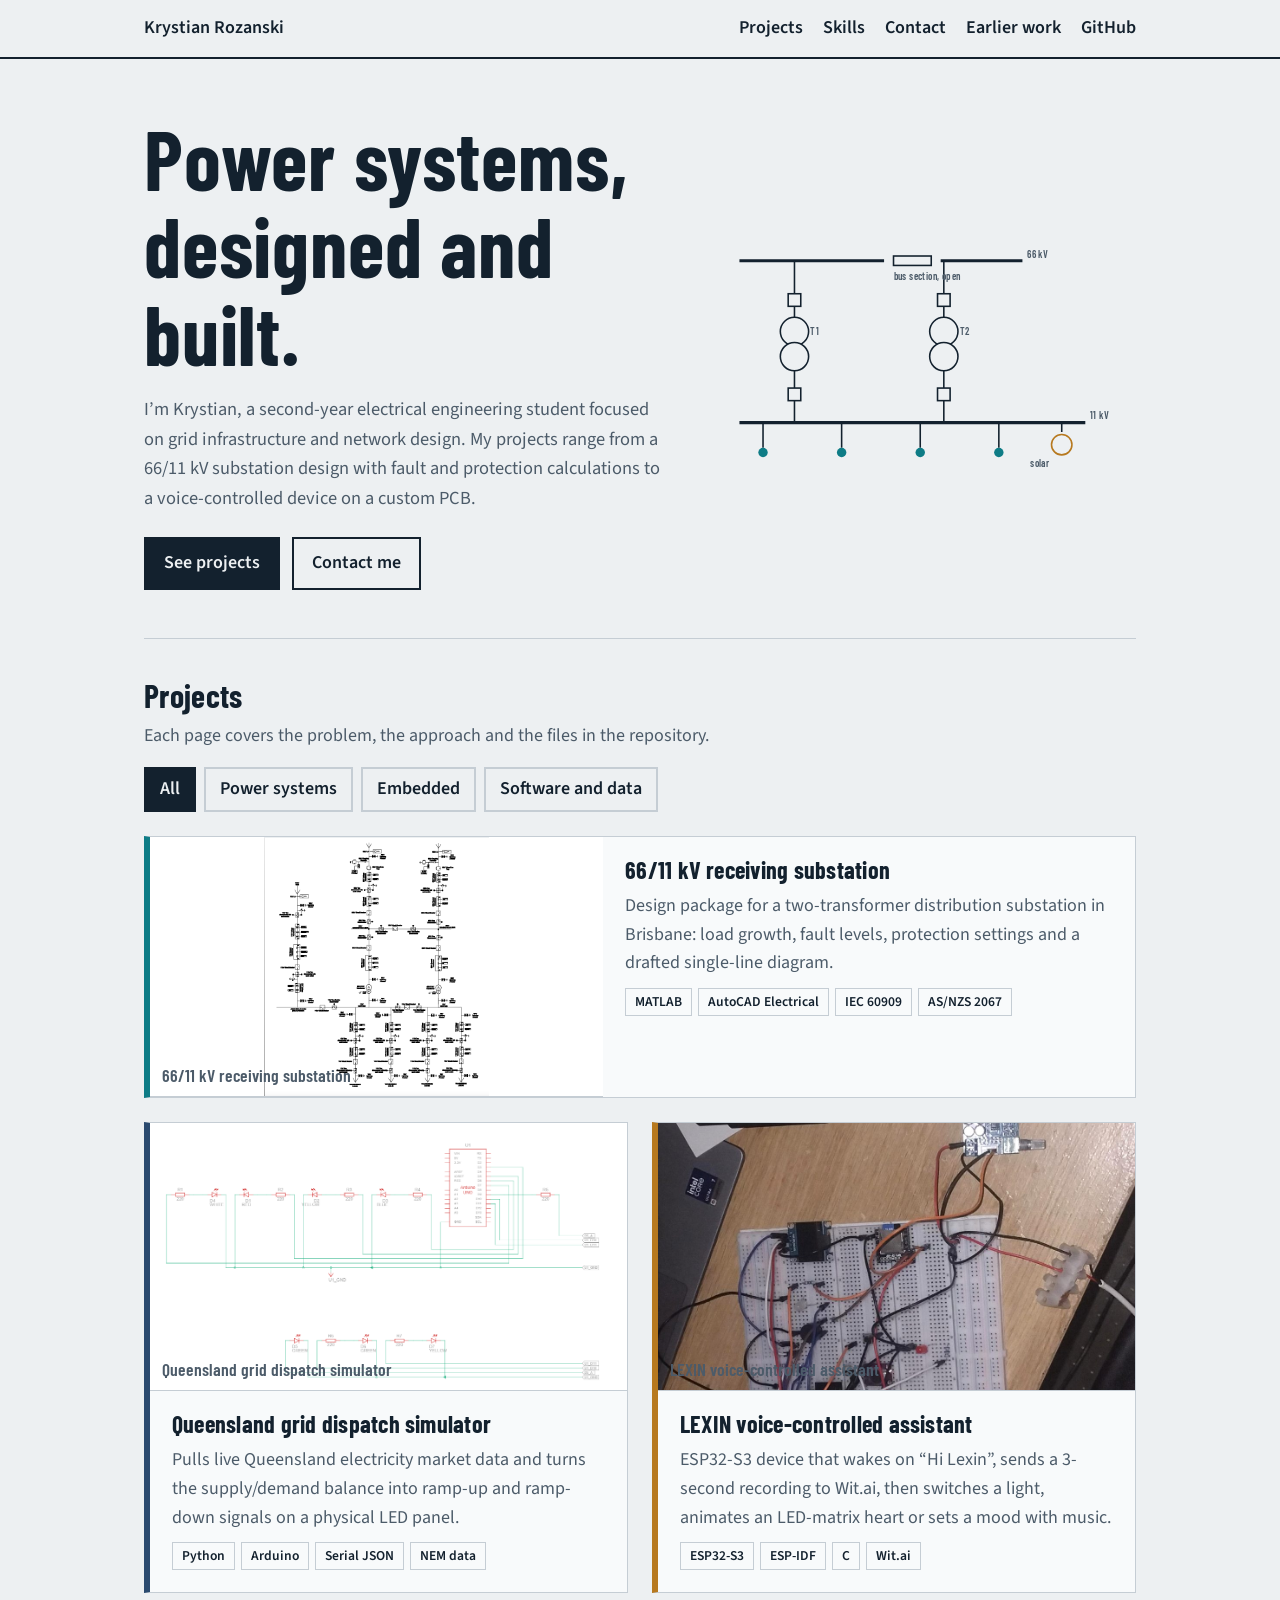
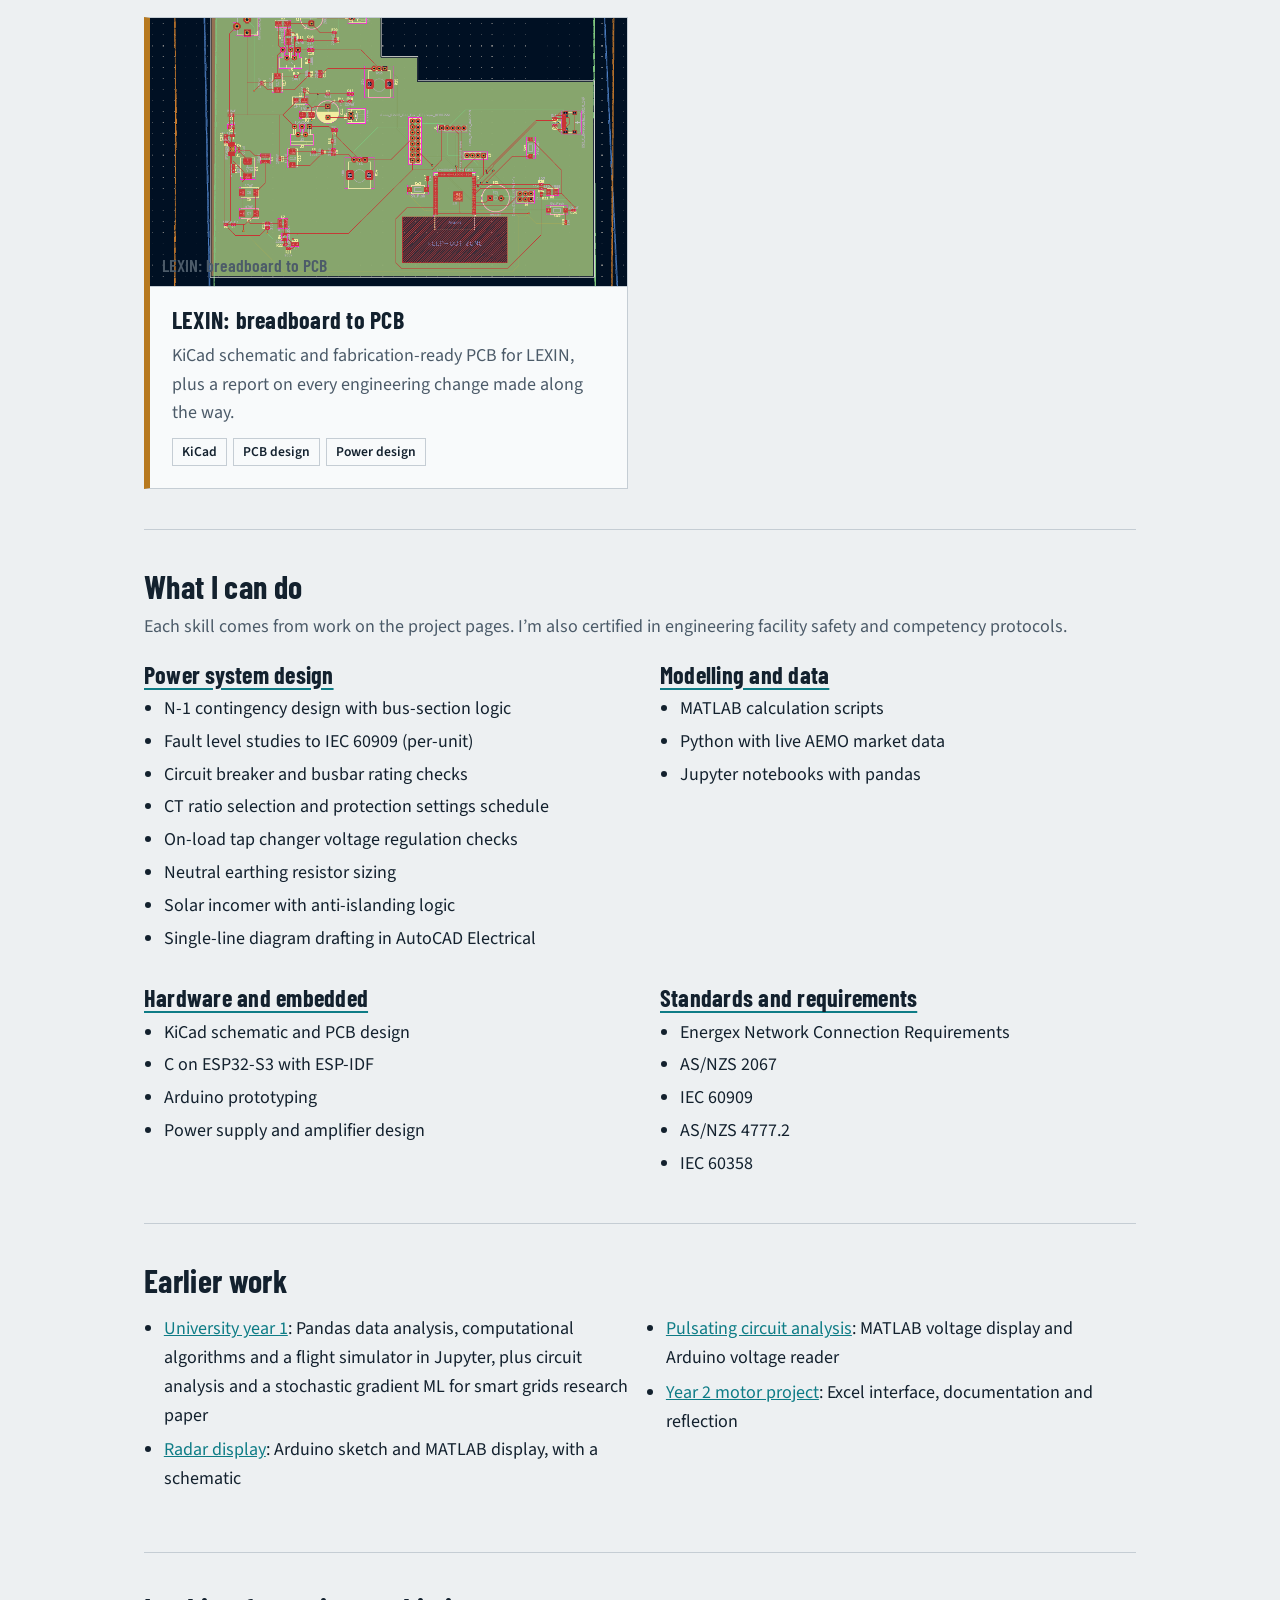
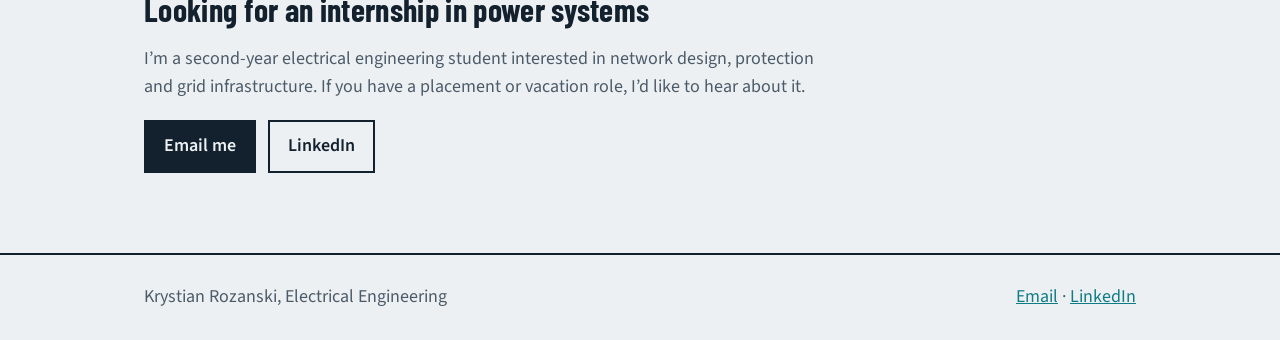
<file: docs/index.html>
<!doctype html><html lang="en"><head><meta charset="utf-8"><meta name="viewport" content="width=device-width,initial-scale=1"><title>Krystian Rozanski | Electrical engineering student, power systems</title><meta name="description" content="Electrical engineering student seeking an internship in power systems. Projects include a 66/11 kV substation design, grid dispatch simulation and embedded hardware."><link rel="preconnect" href="https://fonts.googleapis.com"><link rel="preconnect" href="https://fonts.gstatic.com" crossorigin><link href="https://fonts.googleapis.com/css2?family=Barlow+Condensed:wght@600;700&family=Source+Sans+3:wght@400;600&display=swap" rel="stylesheet"><link rel="stylesheet" href="style.css"></head><body><header class="top"><div class="wrap"><a href="index.html">Krystian Rozanski</a><nav><a href="index.html#projects">Projects</a><a href="index.html#skills">Skills</a><a href="index.html#contact">Contact</a><a href="index.html#more">Earlier work</a><a href="https://github.com/Krystian-ipynb/Portfolio">GitHub</a></nav></div></header><main><div class="wrap"><div class="hero"><div><h1>Power systems, designed and built.</h1><p>I’m Krystian, a second-year electrical engineering student focused on grid infrastructure and network design. My projects range from a 66/11 kV substation design with fault and protection calculations to a voice-controlled device on a custom PCB.</p><div class="btns"><a class="btn primary" href="#projects">See projects</a><a class="btn" href="#contact">Contact me</a></div></div><svg class="sld" viewBox="0 0 545 300" role="img" aria-label="Single-line diagram of a 66/11 kV substation with two transformers, four feeders and a solar incomer"><path class="bus" d="M40 34H224M296 34H400"/><rect class="eq" x="236" y="28" width="48" height="12"/><path class="ln" d="M110 34V76M110 92V108M110 172V196M110 212V240M300 34V76M300 92V108M300 172V196M300 212V240"/><rect class="eq" x="102" y="76" width="16" height="16"/><rect class="eq" x="102" y="196" width="16" height="16"/><rect class="eq" x="292" y="76" width="16" height="16"/><rect class="eq" x="292" y="196" width="16" height="16"/><circle class="eq" cx="110" cy="124" r="18"/><circle class="eq" cx="110" cy="156" r="18"/><circle class="eq" cx="300" cy="124" r="18"/><circle class="eq" cx="300" cy="156" r="18"/><path class="bus" d="M40 240H480"/><path class="ln" d="M70 240V272M170 240V272M270 240V272M370 240V272M450 240V252"/><circle class="feed" cx="70" cy="278" r="6"/><circle class="feed" cx="170" cy="278" r="6"/><circle class="feed" cx="270" cy="278" r="6"/><circle class="feed" cx="370" cy="278" r="6"/><circle class="sun" cx="450" cy="268" r="13"/><text x="406" y="30">66 kV</text><text x="486" y="236">11 kV</text><text x="236" y="58">bus section, open</text><text x="130" y="128">T1</text><text x="320" y="128">T2</text><text x="410" y="296">solar</text></svg></div>
<section id="projects"><h2>Projects</h2><p style="color:var(--muted);margin:0">Each page covers the problem, the approach and the files in the repository.</p><div class="filters" role="group" aria-label="Filter projects"><button aria-pressed="true" data-f="all">All</button><button aria-pressed="false" data-f="power">Power systems</button><button aria-pressed="false" data-f="embedded">Embedded</button><button aria-pressed="false" data-f="software">Software and data</button></div><div class="grid"><a class="card power feature" href="projects/substation.html" data-cat="power"><div class="thumb" data-label="66/11 kV receiving substation"><img src="images/substation-sld-full.png" alt="" loading="lazy" style="object-position:50% 20%;object-fit:contain;background:#fff"></div><div class="body"><h3>66/11 kV receiving substation</h3><p>Design package for a two-transformer distribution substation in Brisbane: load growth, fault levels, protection settings and a drafted single-line diagram.</p><ul class="tags"><li>MATLAB</li><li>AutoCAD Electrical</li><li>IEC 60909</li><li>AS/NZS 2067</li></ul></div></a><a class="card software" href="projects/aemo-dispatch.html" data-cat="software"><div class="thumb" data-label="Queensland grid dispatch simulator"><img src="images/aemo-led-circuit.png" alt="" loading="lazy" style="object-position:50% 35%"></div><div class="body"><h3>Queensland grid dispatch simulator</h3><p>Pulls live Queensland electricity market data and turns the supply/demand balance into ramp-up and ramp-down signals on a physical LED panel.</p><ul class="tags"><li>Python</li><li>Arduino</li><li>Serial JSON</li><li>NEM data</li></ul></div></a><a class="card embedded" href="projects/lexin.html" data-cat="embedded"><div class="thumb" data-label="LEXIN voice-controlled assistant"><img src="images/lexin-prototype.jpg" alt="" loading="lazy" style="object-position:50% 62%"></div><div class="body"><h3>LEXIN voice-controlled assistant</h3><p>ESP32-S3 device that wakes on “Hi Lexin”, sends a 3-second recording to Wit.ai, then switches a light, animates an LED-matrix heart or sets a mood with music.</p><ul class="tags"><li>ESP32-S3</li><li>ESP-IDF</li><li>C</li><li>Wit.ai</li></ul></div></a><a class="card embedded" href="projects/lexin-pcb.html" data-cat="embedded"><div class="thumb" data-label="LEXIN: breadboard to PCB"><img src="images/lexin-pcb-layout.png" alt="" loading="lazy" style="object-position:50% 50%"></div><div class="body"><h3>LEXIN: breadboard to PCB</h3><p>KiCad schematic and fabrication-ready PCB for LEXIN, plus a report on every engineering change made along the way.</p><ul class="tags"><li>KiCad</li><li>PCB design</li><li>Power design</li></ul></div></a></div></section>
<section id="skills"><h2>What I can do</h2><p style="color:var(--muted);margin:0">Each skill comes from work on the project pages. I’m also certified in engineering facility safety and competency protocols.</p><div class="skills"><div><h3><a href="projects/substation.html">Power system design</a></h3><ul><li>N-1 contingency design with bus-section logic</li><li>Fault level studies to IEC 60909 (per-unit)</li><li>Circuit breaker and busbar rating checks</li><li>CT ratio selection and protection settings schedule</li><li>On-load tap changer voltage regulation checks</li><li>Neutral earthing resistor sizing</li><li>Solar incomer with anti-islanding logic</li><li>Single-line diagram drafting in AutoCAD Electrical</li></ul></div><div><h3><a href="projects/aemo-dispatch.html">Modelling and data</a></h3><ul><li>MATLAB calculation scripts</li><li>Python with live AEMO market data</li><li>Jupyter notebooks with pandas</li></ul></div><div><h3><a href="projects/lexin-pcb.html">Hardware and embedded</a></h3><ul><li>KiCad schematic and PCB design</li><li>C on ESP32-S3 with ESP-IDF</li><li>Arduino prototyping</li><li>Power supply and amplifier design</li></ul></div><div><h3><a href="projects/substation.html">Standards and requirements</a></h3><ul><li>Energex Network Connection Requirements</li><li>AS/NZS 2067</li><li>IEC 60909</li><li>AS/NZS 4777.2</li><li>IEC 60358</li></ul></div></div></section><section id="more"><h2>Earlier work</h2><ul class="more"><li><a href="https://github.com/Krystian-ipynb/Portfolio/tree/main/other/University-Year-1">University year 1</a>: Pandas data analysis, computational algorithms and a flight simulator in Jupyter, plus circuit analysis and a stochastic gradient ML for smart grids research paper</li><li><a href="https://github.com/Krystian-ipynb/Portfolio/tree/main/other/radar">Radar display</a>: Arduino sketch and MATLAB display, with a schematic</li><li><a href="https://github.com/Krystian-ipynb/Portfolio/tree/main/other/Pulsating_Circuit_Analysis">Pulsating circuit analysis</a>: MATLAB voltage display and Arduino voltage reader</li><li><a href="https://github.com/Krystian-ipynb/Portfolio/tree/main/other/Year-2-Projects/Motor-Project">Year 2 motor project</a>: Excel interface, documentation and reflection</li></ul></section><section id="contact"><h2>Looking for an internship in power systems</h2><p style="max-width:38em;color:var(--muted)">I’m a second-year electrical engineering student interested in network design, protection and grid infrastructure. If you have a placement or vacation role, I’d like to hear about it.</p><div class="btns" style="display:flex;gap:12px;flex-wrap:wrap"><a class="btn primary" href="mailto:krystianrozanski@hotmail.com">Email me</a><a class="btn" href="https://www.linkedin.com/in/krystian-rozanski-643a70262/">LinkedIn</a><!-- Add when ready: <a class="btn" href="resume.pdf">Download resume</a> --></div></section></div></main><script>const b=document.querySelectorAll(".filters button"),c=document.querySelectorAll(".card");b.forEach(x=>x.onclick=()=>{b.forEach(y=>y.setAttribute("aria-pressed",y===x));c.forEach(k=>k.hidden=x.dataset.f!="all"&&k.dataset.cat!=x.dataset.f)})</script><footer><div class="wrap"><span>Krystian Rozanski, Electrical Engineering</span><span><a href="mailto:krystianrozanski@hotmail.com">Email</a> · <a href="https://www.linkedin.com/in/krystian-rozanski-643a70262/">LinkedIn</a></span></div></footer></body></html>
</file>
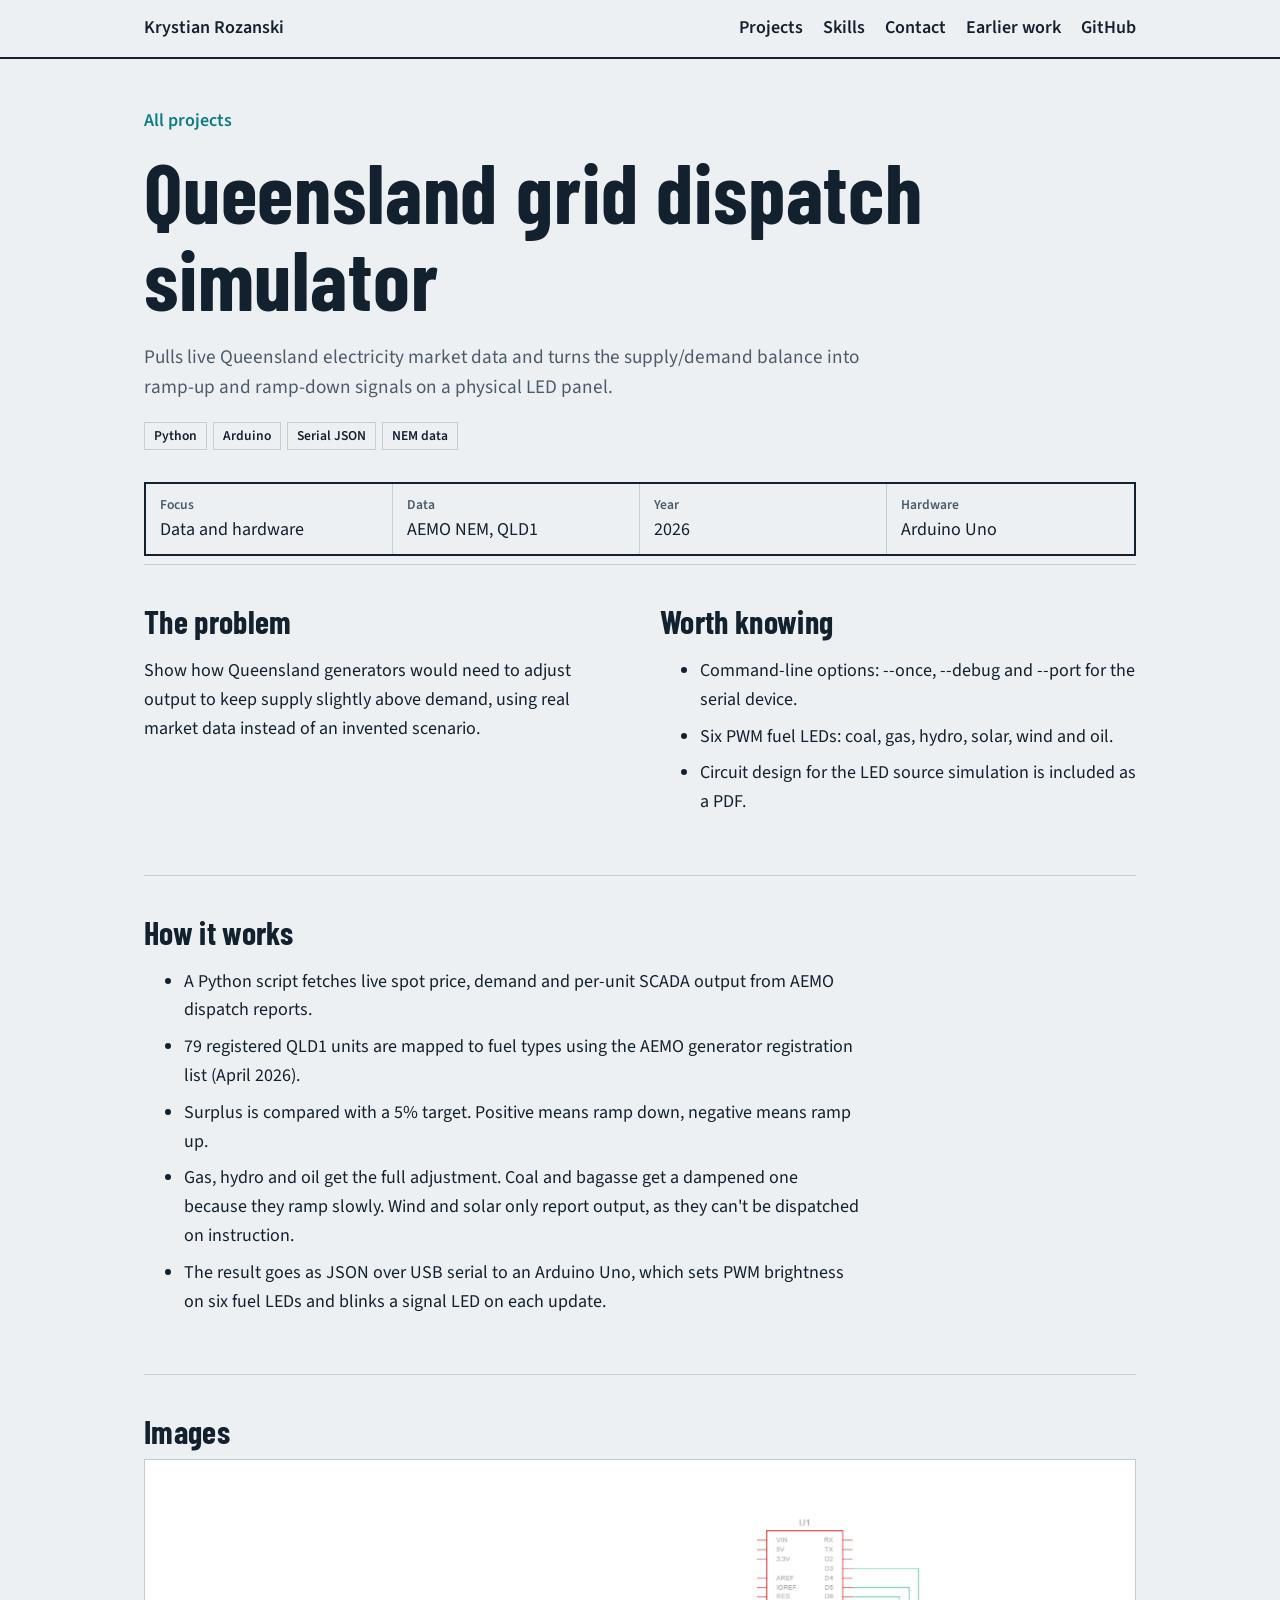
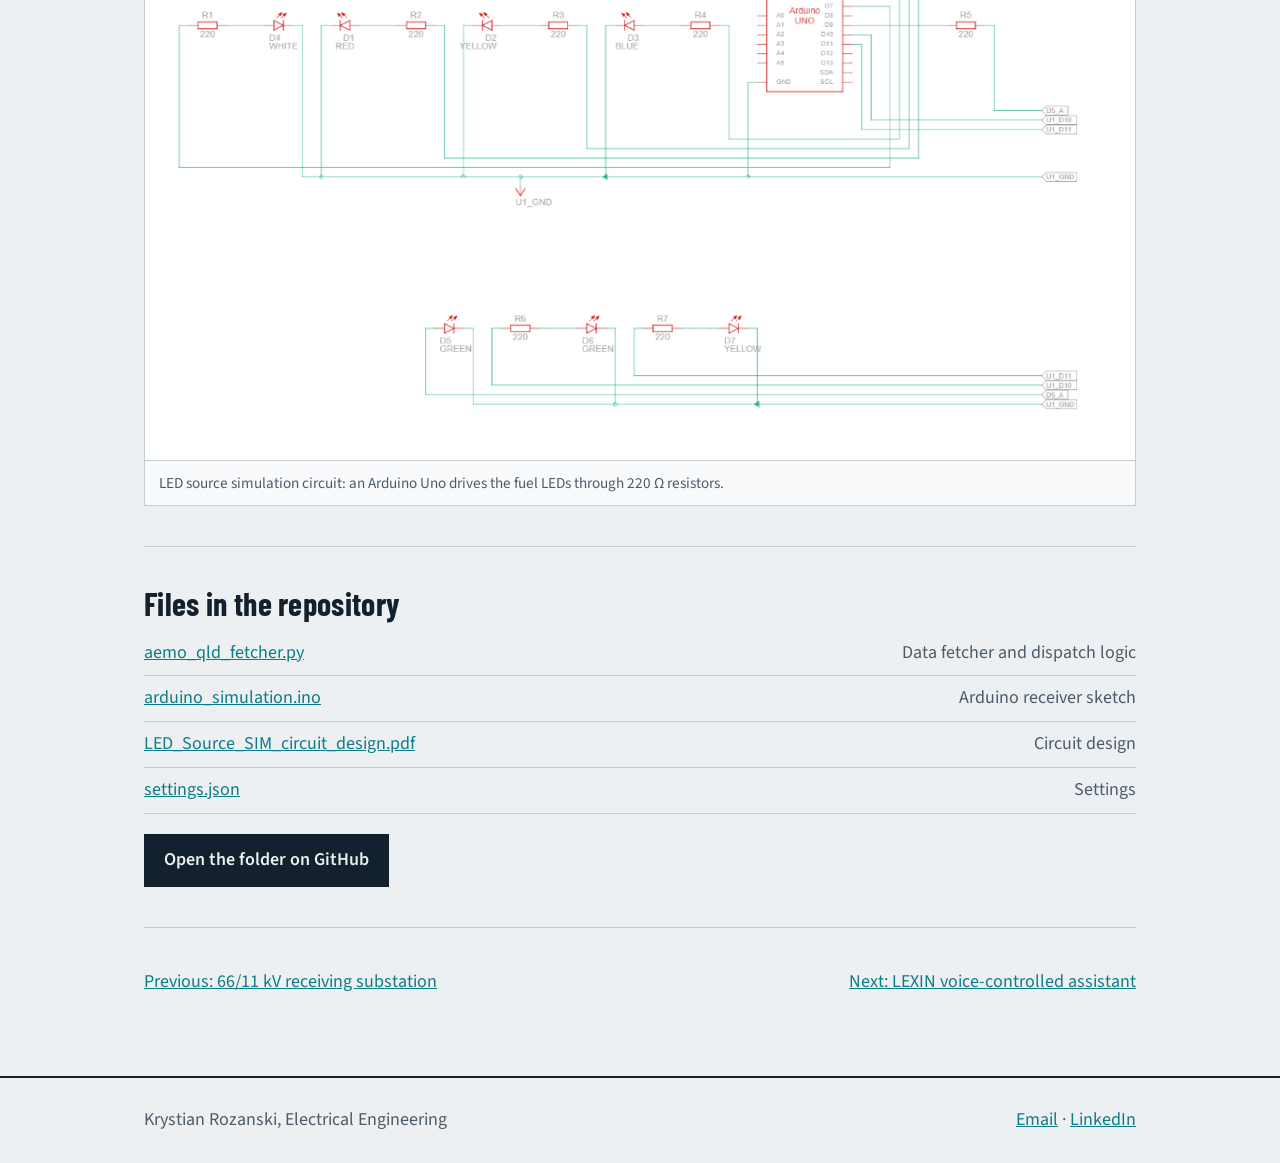
<file: docs/projects/aemo-dispatch.html>
<!doctype html><html lang="en"><head><meta charset="utf-8"><meta name="viewport" content="width=device-width,initial-scale=1"><title>Queensland grid dispatch simulator | Krystian Rozanski</title><meta name="description" content="Pulls live Queensland electricity market data and turns the supply/demand balance into ramp-up and ramp-down signals on a physical LED panel."><link rel="preconnect" href="https://fonts.googleapis.com"><link rel="preconnect" href="https://fonts.gstatic.com" crossorigin><link href="https://fonts.googleapis.com/css2?family=Barlow+Condensed:wght@600;700&family=Source+Sans+3:wght@400;600&display=swap" rel="stylesheet"><link rel="stylesheet" href="../style.css"></head><body><header class="top"><div class="wrap"><a href="../index.html">Krystian Rozanski</a><nav><a href="../index.html#projects">Projects</a><a href="../index.html#skills">Skills</a><a href="../index.html#contact">Contact</a><a href="../index.html#more">Earlier work</a><a href="https://github.com/Krystian-ipynb/Portfolio">GitHub</a></nav></div></header><main><div class="wrap"><div class="ptitle"><a class="crumb" href="../index.html#projects">All projects</a><h1 style="margin-top:12px">Queensland grid dispatch simulator</h1><p>Pulls live Queensland electricity market data and turns the supply/demand balance into ramp-up and ramp-down signals on a physical LED panel.</p><ul class="tags"><li>Python</li><li>Arduino</li><li>Serial JSON</li><li>NEM data</li></ul></div><div class="spec"><div><b>Focus</b>Data and hardware</div><div><b>Data</b>AEMO NEM, QLD1</div><div><b>Year</b>2026</div><div><b>Hardware</b>Arduino Uno</div></div>
<section class="cols"><div class="prose"><h2>The problem</h2><p>Show how Queensland generators would need to adjust output to keep supply slightly above demand, using real market data instead of an invented scenario.</p></div><div class="prose"><h2>Worth knowing</h2><ul><li>Command-line options: --once, --debug and --port for the serial device.</li><li>Six PWM fuel LEDs: coal, gas, hydro, solar, wind and oil.</li><li>Circuit design for the LED source simulation is included as a PDF.</li></ul></div></section>
<section><div class="prose"><h2>How it works</h2><ul><li>A Python script fetches live spot price, demand and per-unit SCADA output from AEMO dispatch reports.</li><li>79 registered QLD1 units are mapped to fuel types using the AEMO generator registration list (April 2026).</li><li>Surplus is compared with a 5% target. Positive means ramp down, negative means ramp up.</li><li>Gas, hydro and oil get the full adjustment. Coal and bagasse get a dampened one because they ramp slowly. Wind and solar only report output, as they can&#x27;t be dispatched on instruction.</li><li>The result goes as JSON over USB serial to an Arduino Uno, which sets PWM brightness on six fuel LEDs and blinks a signal LED on each update.</li></ul></div></section>
<section><h2>Images</h2><div class="gallery"><figure class="shot has" style="margin:0"><img src="../images/aemo-led-circuit.png" alt="Circuit schematic of an Arduino Uno driving coloured LEDs through 220 ohm resistors" loading="lazy"><figcaption>LED source simulation circuit: an Arduino Uno drives the fuel LEDs through 220 Ω resistors.</figcaption></figure></div></section>
<section><h2>Files in the repository</h2><table class="files"><tr><td><a href="https://github.com/Krystian-ipynb/Portfolio/tree/main/AEMO_analysis_and_optimisation_project/aemo_qld_fetcher.py">aemo_qld_fetcher.py</a></td><td>Data fetcher and dispatch logic</td></tr><tr><td><a href="https://github.com/Krystian-ipynb/Portfolio/tree/main/AEMO_analysis_and_optimisation_project/arduino_simulation.ino">arduino_simulation.ino</a></td><td>Arduino receiver sketch</td></tr><tr><td><a href="https://github.com/Krystian-ipynb/Portfolio/tree/main/AEMO_analysis_and_optimisation_project/LED_Source_SIM_circuit_design.pdf">LED_Source_SIM_circuit_design.pdf</a></td><td>Circuit design</td></tr><tr><td><a href="https://github.com/Krystian-ipynb/Portfolio/tree/main/AEMO_analysis_and_optimisation_project/settings.json">settings.json</a></td><td>Settings</td></tr></table><div class="btns" style="display:flex;gap:12px;flex-wrap:wrap;margin-top:20px"><a class="btn primary" href="https://github.com/Krystian-ipynb/Portfolio/tree/main/AEMO_analysis_and_optimisation_project">Open the folder on GitHub</a></div></section>
<section class="pn"><a href="substation.html">Previous: 66/11 kV receiving substation</a><a href="lexin.html">Next: LEXIN voice-controlled assistant</a></section></div></main><footer><div class="wrap"><span>Krystian Rozanski, Electrical Engineering</span><span><a href="mailto:krystianrozanski@hotmail.com">Email</a> · <a href="https://www.linkedin.com/in/krystian-rozanski-643a70262/">LinkedIn</a></span></div></footer></body></html>
</file>
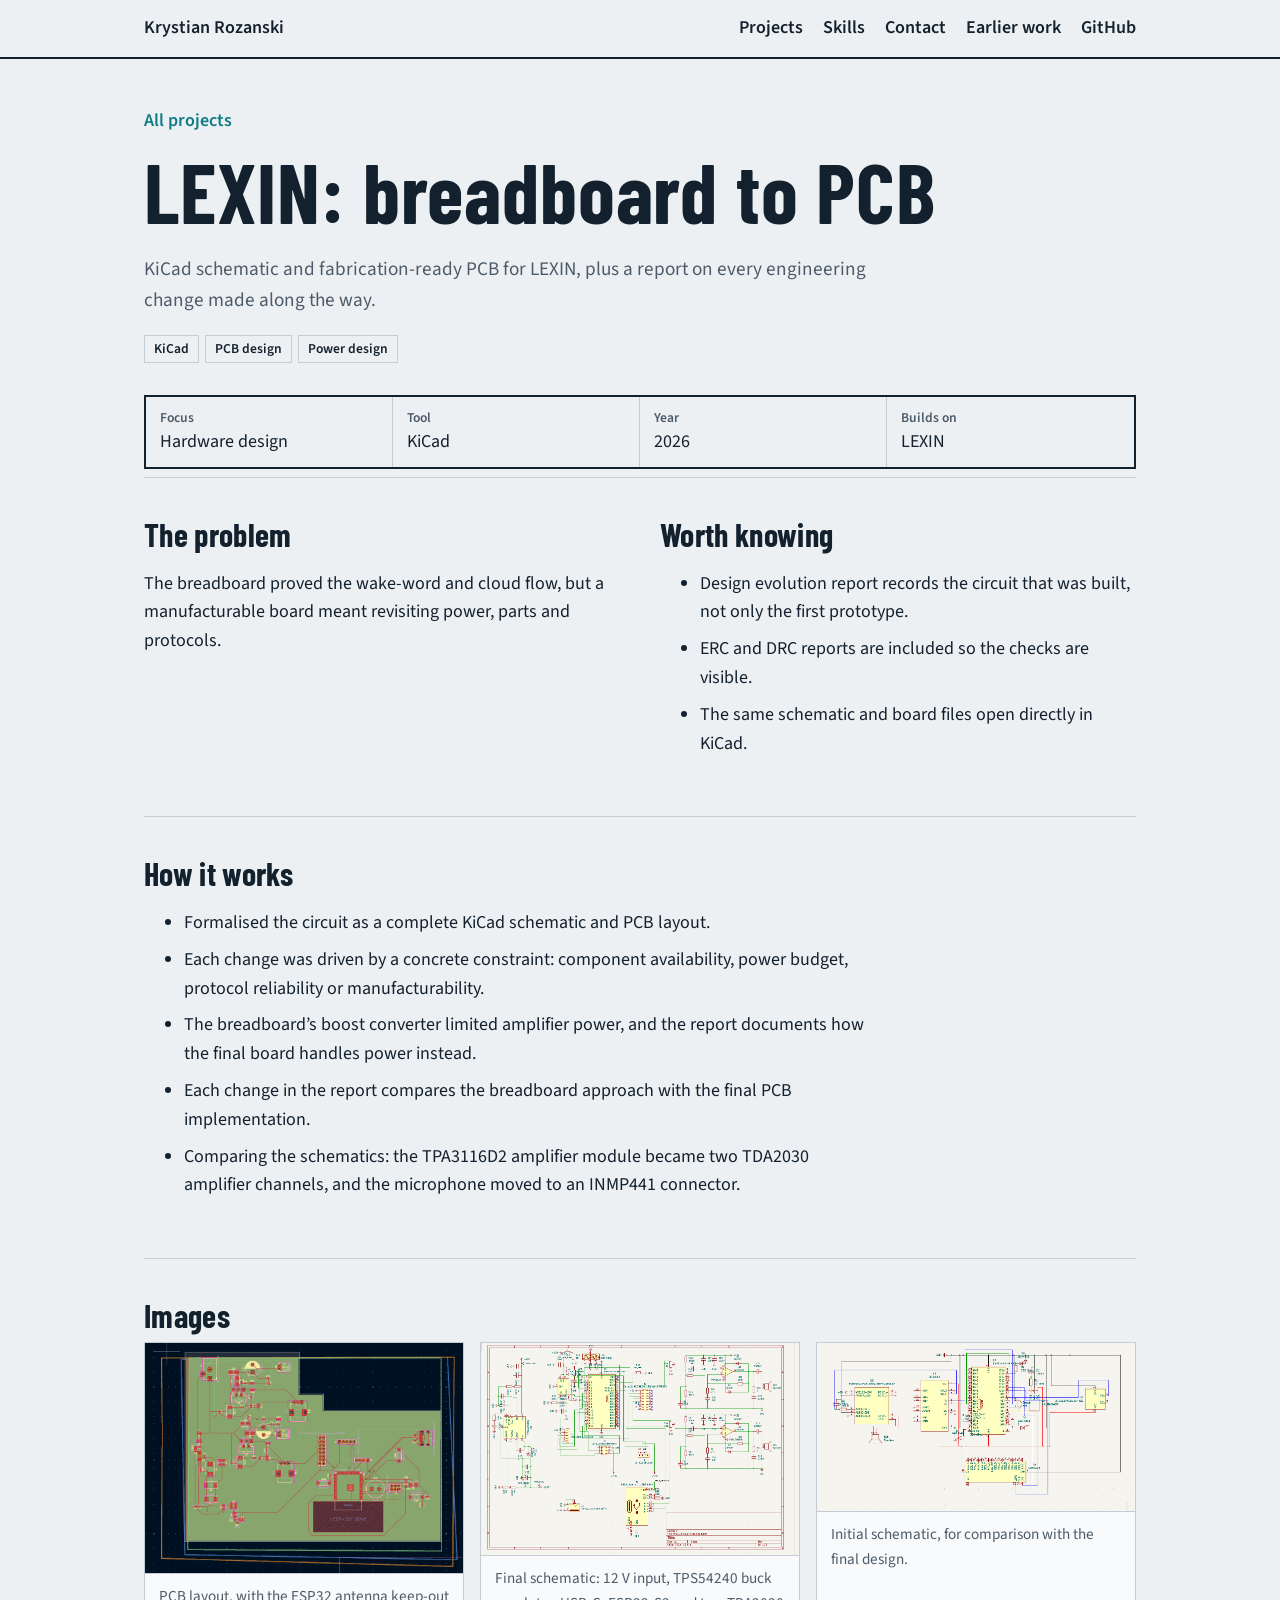
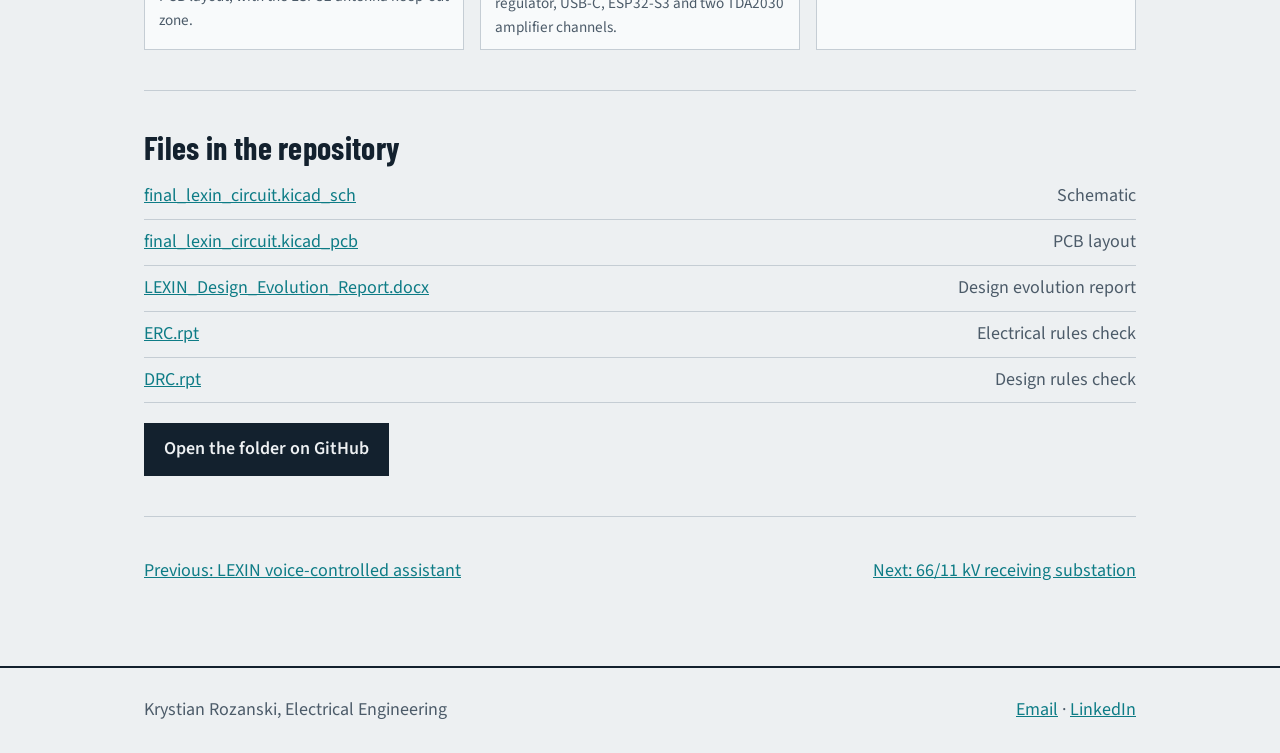
<file: docs/projects/lexin-pcb.html>
<!doctype html><html lang="en"><head><meta charset="utf-8"><meta name="viewport" content="width=device-width,initial-scale=1"><title>LEXIN: breadboard to PCB | Krystian Rozanski</title><meta name="description" content="KiCad schematic and fabrication-ready PCB for LEXIN, plus a report on every engineering change made along the way."><link rel="preconnect" href="https://fonts.googleapis.com"><link rel="preconnect" href="https://fonts.gstatic.com" crossorigin><link href="https://fonts.googleapis.com/css2?family=Barlow+Condensed:wght@600;700&family=Source+Sans+3:wght@400;600&display=swap" rel="stylesheet"><link rel="stylesheet" href="../style.css"></head><body><header class="top"><div class="wrap"><a href="../index.html">Krystian Rozanski</a><nav><a href="../index.html#projects">Projects</a><a href="../index.html#skills">Skills</a><a href="../index.html#contact">Contact</a><a href="../index.html#more">Earlier work</a><a href="https://github.com/Krystian-ipynb/Portfolio">GitHub</a></nav></div></header><main><div class="wrap"><div class="ptitle"><a class="crumb" href="../index.html#projects">All projects</a><h1 style="margin-top:12px">LEXIN: breadboard to PCB</h1><p>KiCad schematic and fabrication-ready PCB for LEXIN, plus a report on every engineering change made along the way.</p><ul class="tags"><li>KiCad</li><li>PCB design</li><li>Power design</li></ul></div><div class="spec"><div><b>Focus</b>Hardware design</div><div><b>Tool</b>KiCad</div><div><b>Year</b>2026</div><div><b>Builds on</b>LEXIN</div></div>
<section class="cols"><div class="prose"><h2>The problem</h2><p>The breadboard proved the wake-word and cloud flow, but a manufacturable board meant revisiting power, parts and protocols.</p></div><div class="prose"><h2>Worth knowing</h2><ul><li>Design evolution report records the circuit that was built, not only the first prototype.</li><li>ERC and DRC reports are included so the checks are visible.</li><li>The same schematic and board files open directly in KiCad.</li></ul></div></section>
<section><div class="prose"><h2>How it works</h2><ul><li>Formalised the circuit as a complete KiCad schematic and PCB layout.</li><li>Each change was driven by a concrete constraint: component availability, power budget, protocol reliability or manufacturability.</li><li>The breadboard’s boost converter limited amplifier power, and the report documents how the final board handles power instead.</li><li>Each change in the report compares the breadboard approach with the final PCB implementation.</li><li>Comparing the schematics: the TPA3116D2 amplifier module became two TDA2030 amplifier channels, and the microphone moved to an INMP441 connector.</li></ul></div></section>
<section><h2>Images</h2><div class="gallery"><figure class="shot has" style="margin:0"><img src="../images/lexin-pcb-layout.png" alt="KiCad PCB layout of LEXIN" loading="lazy"><figcaption>PCB layout, with the ESP32 antenna keep-out zone.</figcaption></figure><figure class="shot has" style="margin:0"><img src="../images/lexin-schematic-final.png" alt="Final KiCad schematic of LEXIN" loading="lazy"><figcaption>Final schematic: 12 V input, TPS54240 buck regulator, USB-C, ESP32-S3 and two TDA2030 amplifier channels.</figcaption></figure><figure class="shot has" style="margin:0"><img src="../images/lexin-schematic-initial.png" alt="Initial KiCad schematic of LEXIN" loading="lazy"><figcaption>Initial schematic, for comparison with the final design.</figcaption></figure></div></section>
<section><h2>Files in the repository</h2><table class="files"><tr><td><a href="https://github.com/Krystian-ipynb/Portfolio/tree/main/PCB_Embedded_Systems_Project_LEXIN/final_lexin_circuit.kicad_sch">final_lexin_circuit.kicad_sch</a></td><td>Schematic</td></tr><tr><td><a href="https://github.com/Krystian-ipynb/Portfolio/tree/main/PCB_Embedded_Systems_Project_LEXIN/final_lexin_circuit.kicad_pcb">final_lexin_circuit.kicad_pcb</a></td><td>PCB layout</td></tr><tr><td><a href="https://github.com/Krystian-ipynb/Portfolio/tree/main/PCB_Embedded_Systems_Project_LEXIN/LEXIN_Design_Evolution_Report.docx">LEXIN_Design_Evolution_Report.docx</a></td><td>Design evolution report</td></tr><tr><td><a href="https://github.com/Krystian-ipynb/Portfolio/tree/main/PCB_Embedded_Systems_Project_LEXIN/ERC.rpt">ERC.rpt</a></td><td>Electrical rules check</td></tr><tr><td><a href="https://github.com/Krystian-ipynb/Portfolio/tree/main/PCB_Embedded_Systems_Project_LEXIN/DRC.rpt">DRC.rpt</a></td><td>Design rules check</td></tr></table><div class="btns" style="display:flex;gap:12px;flex-wrap:wrap;margin-top:20px"><a class="btn primary" href="https://github.com/Krystian-ipynb/Portfolio/tree/main/PCB_Embedded_Systems_Project_LEXIN">Open the folder on GitHub</a></div></section>
<section class="pn"><a href="lexin.html">Previous: LEXIN voice-controlled assistant</a><a href="substation.html">Next: 66/11 kV receiving substation</a></section></div></main><footer><div class="wrap"><span>Krystian Rozanski, Electrical Engineering</span><span><a href="mailto:krystianrozanski@hotmail.com">Email</a> · <a href="https://www.linkedin.com/in/krystian-rozanski-643a70262/">LinkedIn</a></span></div></footer></body></html>
</file>
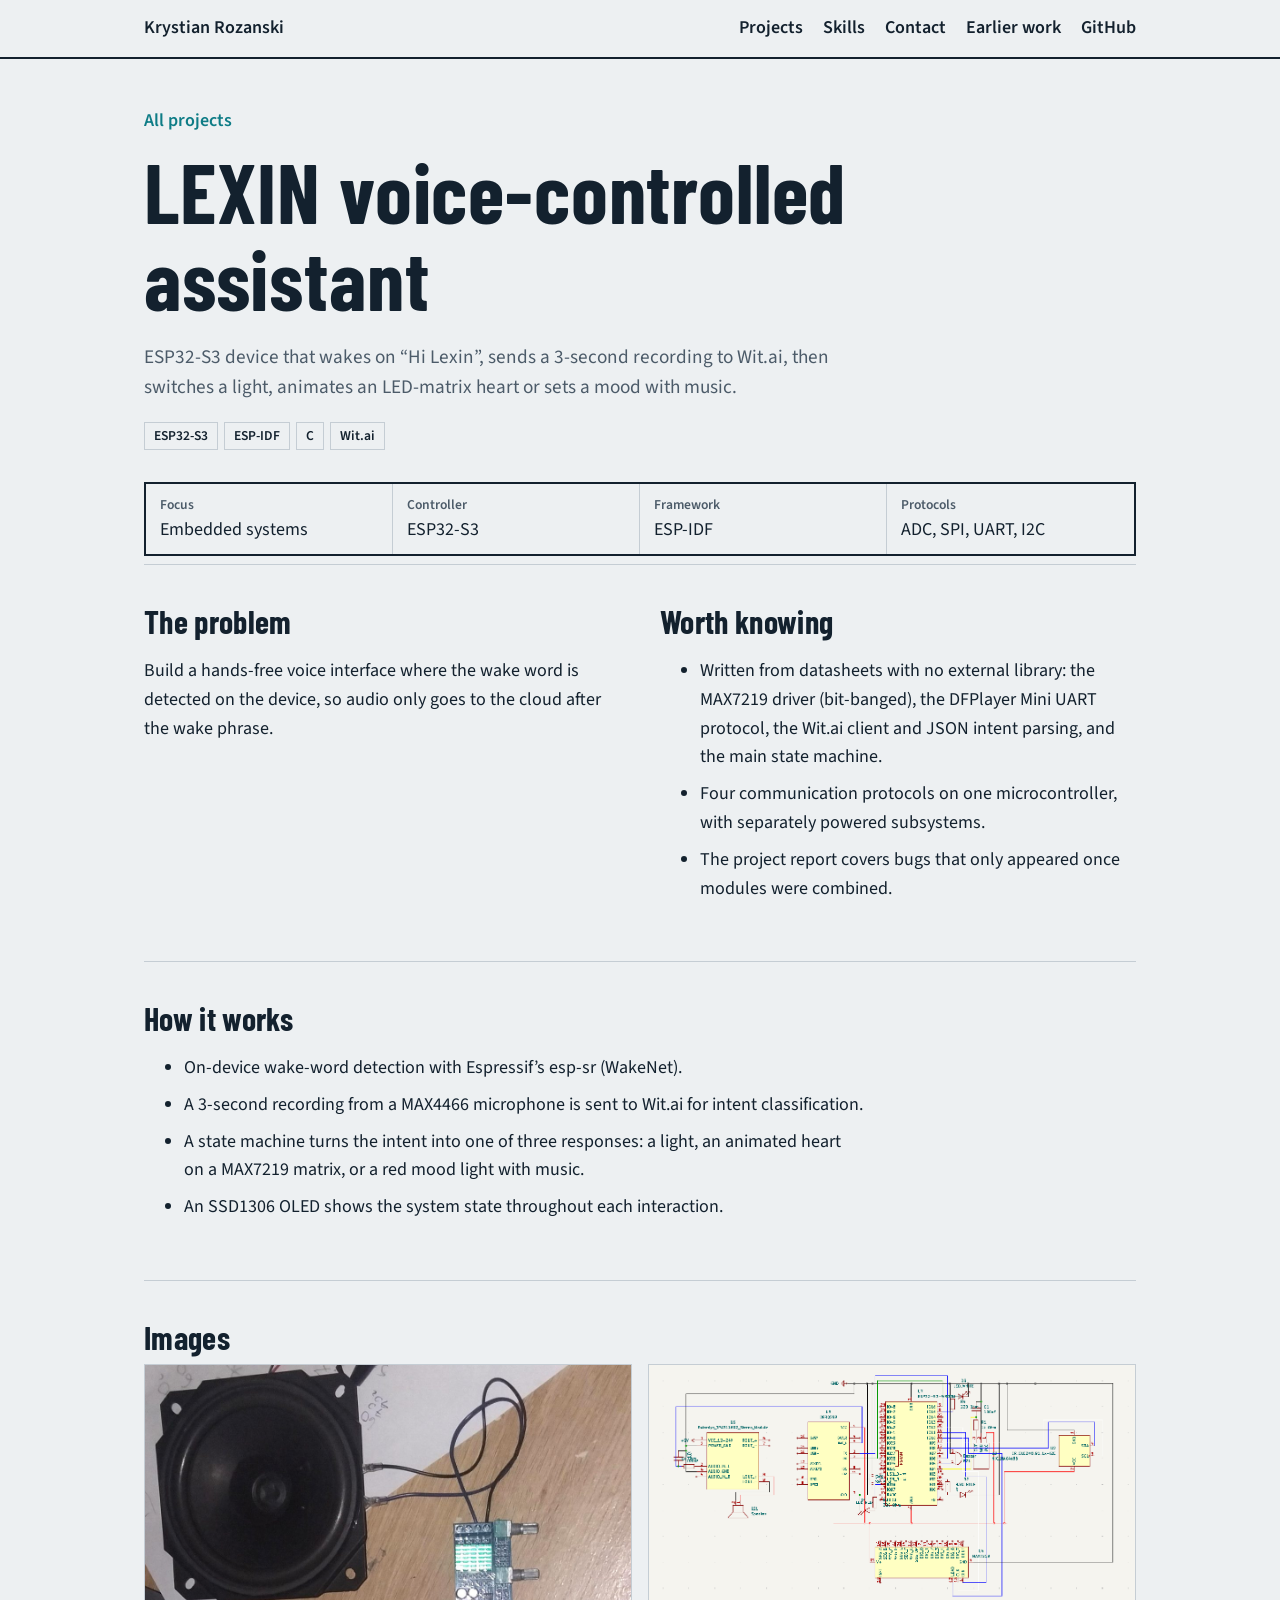
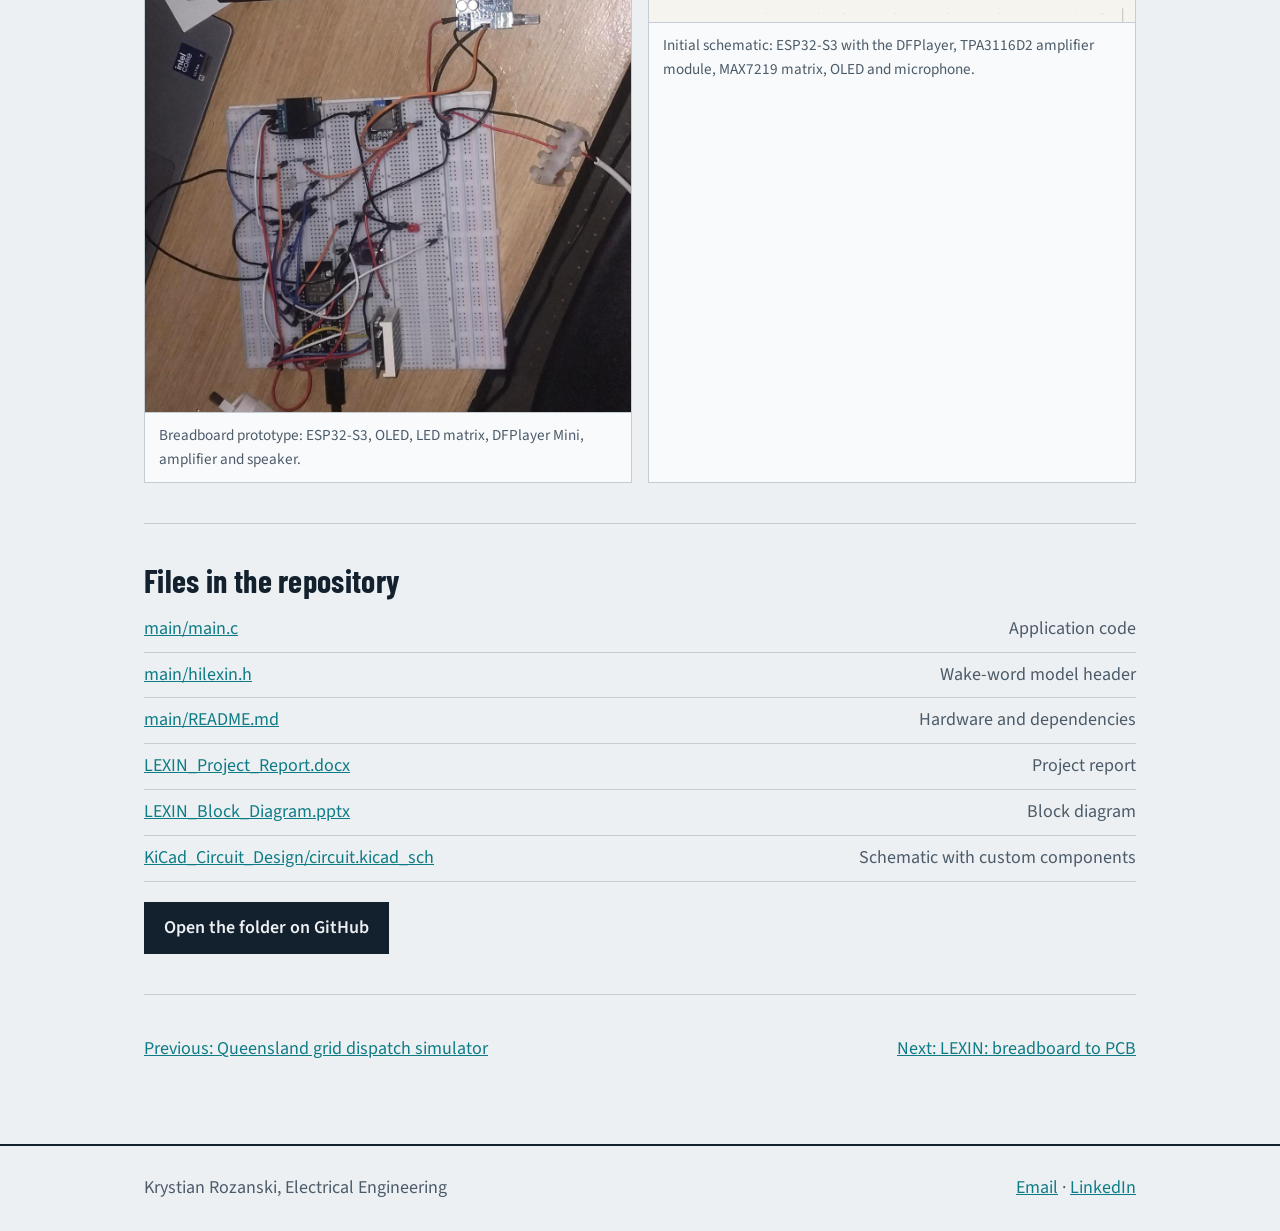
<file: docs/projects/lexin.html>
<!doctype html><html lang="en"><head><meta charset="utf-8"><meta name="viewport" content="width=device-width,initial-scale=1"><title>LEXIN voice-controlled assistant | Krystian Rozanski</title><meta name="description" content="ESP32-S3 device that wakes on “Hi Lexin”, sends a 3-second recording to Wit.ai, then switches a light, animates an LED-matrix heart or sets a mood with music."><link rel="preconnect" href="https://fonts.googleapis.com"><link rel="preconnect" href="https://fonts.gstatic.com" crossorigin><link href="https://fonts.googleapis.com/css2?family=Barlow+Condensed:wght@600;700&family=Source+Sans+3:wght@400;600&display=swap" rel="stylesheet"><link rel="stylesheet" href="../style.css"></head><body><header class="top"><div class="wrap"><a href="../index.html">Krystian Rozanski</a><nav><a href="../index.html#projects">Projects</a><a href="../index.html#skills">Skills</a><a href="../index.html#contact">Contact</a><a href="../index.html#more">Earlier work</a><a href="https://github.com/Krystian-ipynb/Portfolio">GitHub</a></nav></div></header><main><div class="wrap"><div class="ptitle"><a class="crumb" href="../index.html#projects">All projects</a><h1 style="margin-top:12px">LEXIN voice-controlled assistant</h1><p>ESP32-S3 device that wakes on “Hi Lexin”, sends a 3-second recording to Wit.ai, then switches a light, animates an LED-matrix heart or sets a mood with music.</p><ul class="tags"><li>ESP32-S3</li><li>ESP-IDF</li><li>C</li><li>Wit.ai</li></ul></div><div class="spec"><div><b>Focus</b>Embedded systems</div><div><b>Controller</b>ESP32-S3</div><div><b>Framework</b>ESP-IDF</div><div><b>Protocols</b>ADC, SPI, UART, I2C</div></div>
<section class="cols"><div class="prose"><h2>The problem</h2><p>Build a hands-free voice interface where the wake word is detected on the device, so audio only goes to the cloud after the wake phrase.</p></div><div class="prose"><h2>Worth knowing</h2><ul><li>Written from datasheets with no external library: the MAX7219 driver (bit-banged), the DFPlayer Mini UART protocol, the Wit.ai client and JSON intent parsing, and the main state machine.</li><li>Four communication protocols on one microcontroller, with separately powered subsystems.</li><li>The project report covers bugs that only appeared once modules were combined.</li></ul></div></section>
<section><div class="prose"><h2>How it works</h2><ul><li>On-device wake-word detection with Espressif’s esp-sr (WakeNet).</li><li>A 3-second recording from a MAX4466 microphone is sent to Wit.ai for intent classification.</li><li>A state machine turns the intent into one of three responses: a light, an animated heart on a MAX7219 matrix, or a red mood light with music.</li><li>An SSD1306 OLED shows the system state throughout each interaction.</li></ul></div></section>
<section><h2>Images</h2><div class="gallery"><figure class="shot has" style="margin:0"><img src="../images/lexin-prototype.jpg" alt="Breadboard prototype of LEXIN with an ESP32-S3, OLED, LED matrix, DFPlayer Mini, amplifier and speaker" loading="lazy"><figcaption>Breadboard prototype: ESP32-S3, OLED, LED matrix, DFPlayer Mini, amplifier and speaker.</figcaption></figure><figure class="shot has" style="margin:0"><img src="../images/lexin-schematic-initial.png" alt="Initial KiCad schematic of LEXIN" loading="lazy"><figcaption>Initial schematic: ESP32-S3 with the DFPlayer, TPA3116D2 amplifier module, MAX7219 matrix, OLED and microphone.</figcaption></figure></div></section>
<section><h2>Files in the repository</h2><table class="files"><tr><td><a href="https://github.com/Krystian-ipynb/Portfolio/tree/main/LEXIN_Embedded_Voice_Activation_System/main/main.c">main/main.c</a></td><td>Application code</td></tr><tr><td><a href="https://github.com/Krystian-ipynb/Portfolio/tree/main/LEXIN_Embedded_Voice_Activation_System/main/hilexin.h">main/hilexin.h</a></td><td>Wake-word model header</td></tr><tr><td><a href="https://github.com/Krystian-ipynb/Portfolio/tree/main/LEXIN_Embedded_Voice_Activation_System/main/README.md">main/README.md</a></td><td>Hardware and dependencies</td></tr><tr><td><a href="https://github.com/Krystian-ipynb/Portfolio/tree/main/LEXIN_Embedded_Voice_Activation_System/LEXIN_Project_Report.docx">LEXIN_Project_Report.docx</a></td><td>Project report</td></tr><tr><td><a href="https://github.com/Krystian-ipynb/Portfolio/tree/main/LEXIN_Embedded_Voice_Activation_System/LEXIN_Block_Diagram.pptx">LEXIN_Block_Diagram.pptx</a></td><td>Block diagram</td></tr><tr><td><a href="https://github.com/Krystian-ipynb/Portfolio/tree/main/LEXIN_Embedded_Voice_Activation_System/KiCad_Circuit_Design/circuit.kicad_sch">KiCad_Circuit_Design/circuit.kicad_sch</a></td><td>Schematic with custom components</td></tr></table><div class="btns" style="display:flex;gap:12px;flex-wrap:wrap;margin-top:20px"><a class="btn primary" href="https://github.com/Krystian-ipynb/Portfolio/tree/main/LEXIN_Embedded_Voice_Activation_System">Open the folder on GitHub</a></div></section>
<section class="pn"><a href="aemo-dispatch.html">Previous: Queensland grid dispatch simulator</a><a href="lexin-pcb.html">Next: LEXIN: breadboard to PCB</a></section></div></main><footer><div class="wrap"><span>Krystian Rozanski, Electrical Engineering</span><span><a href="mailto:krystianrozanski@hotmail.com">Email</a> · <a href="https://www.linkedin.com/in/krystian-rozanski-643a70262/">LinkedIn</a></span></div></footer></body></html>
</file>
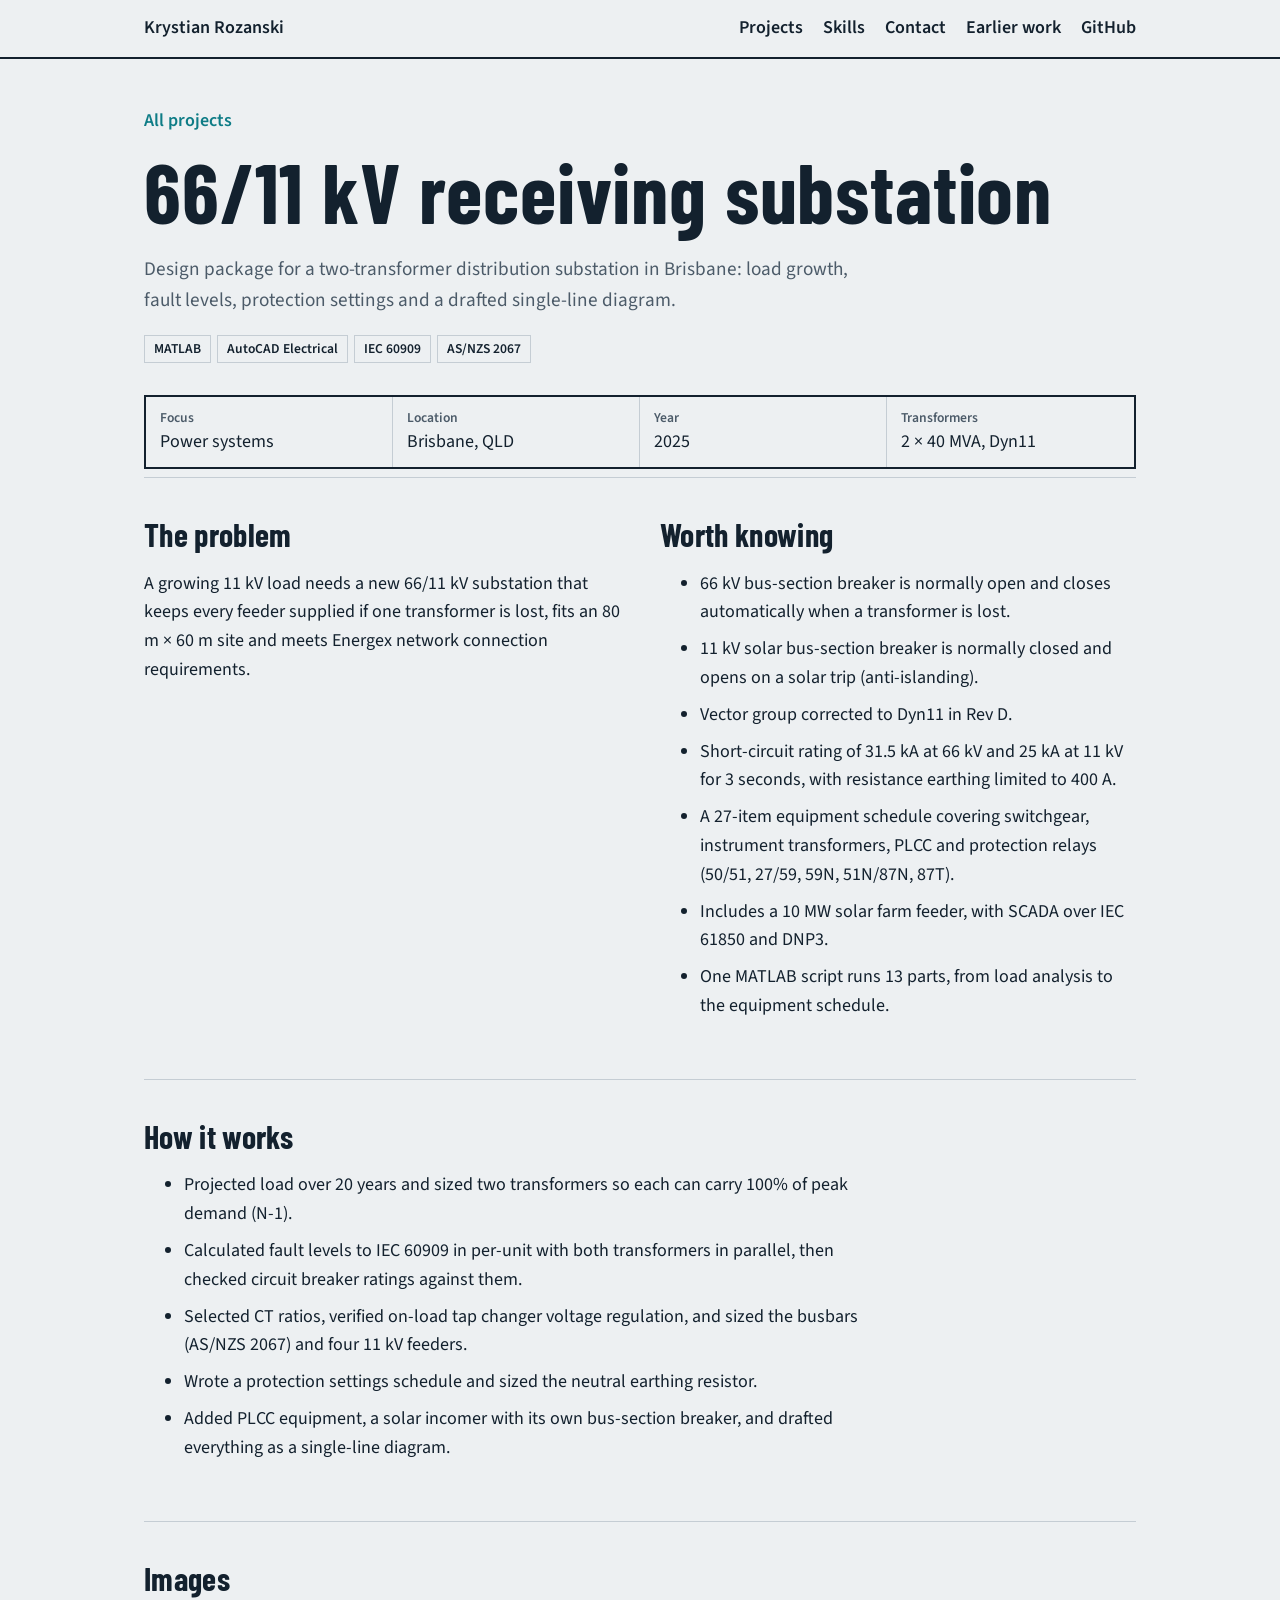
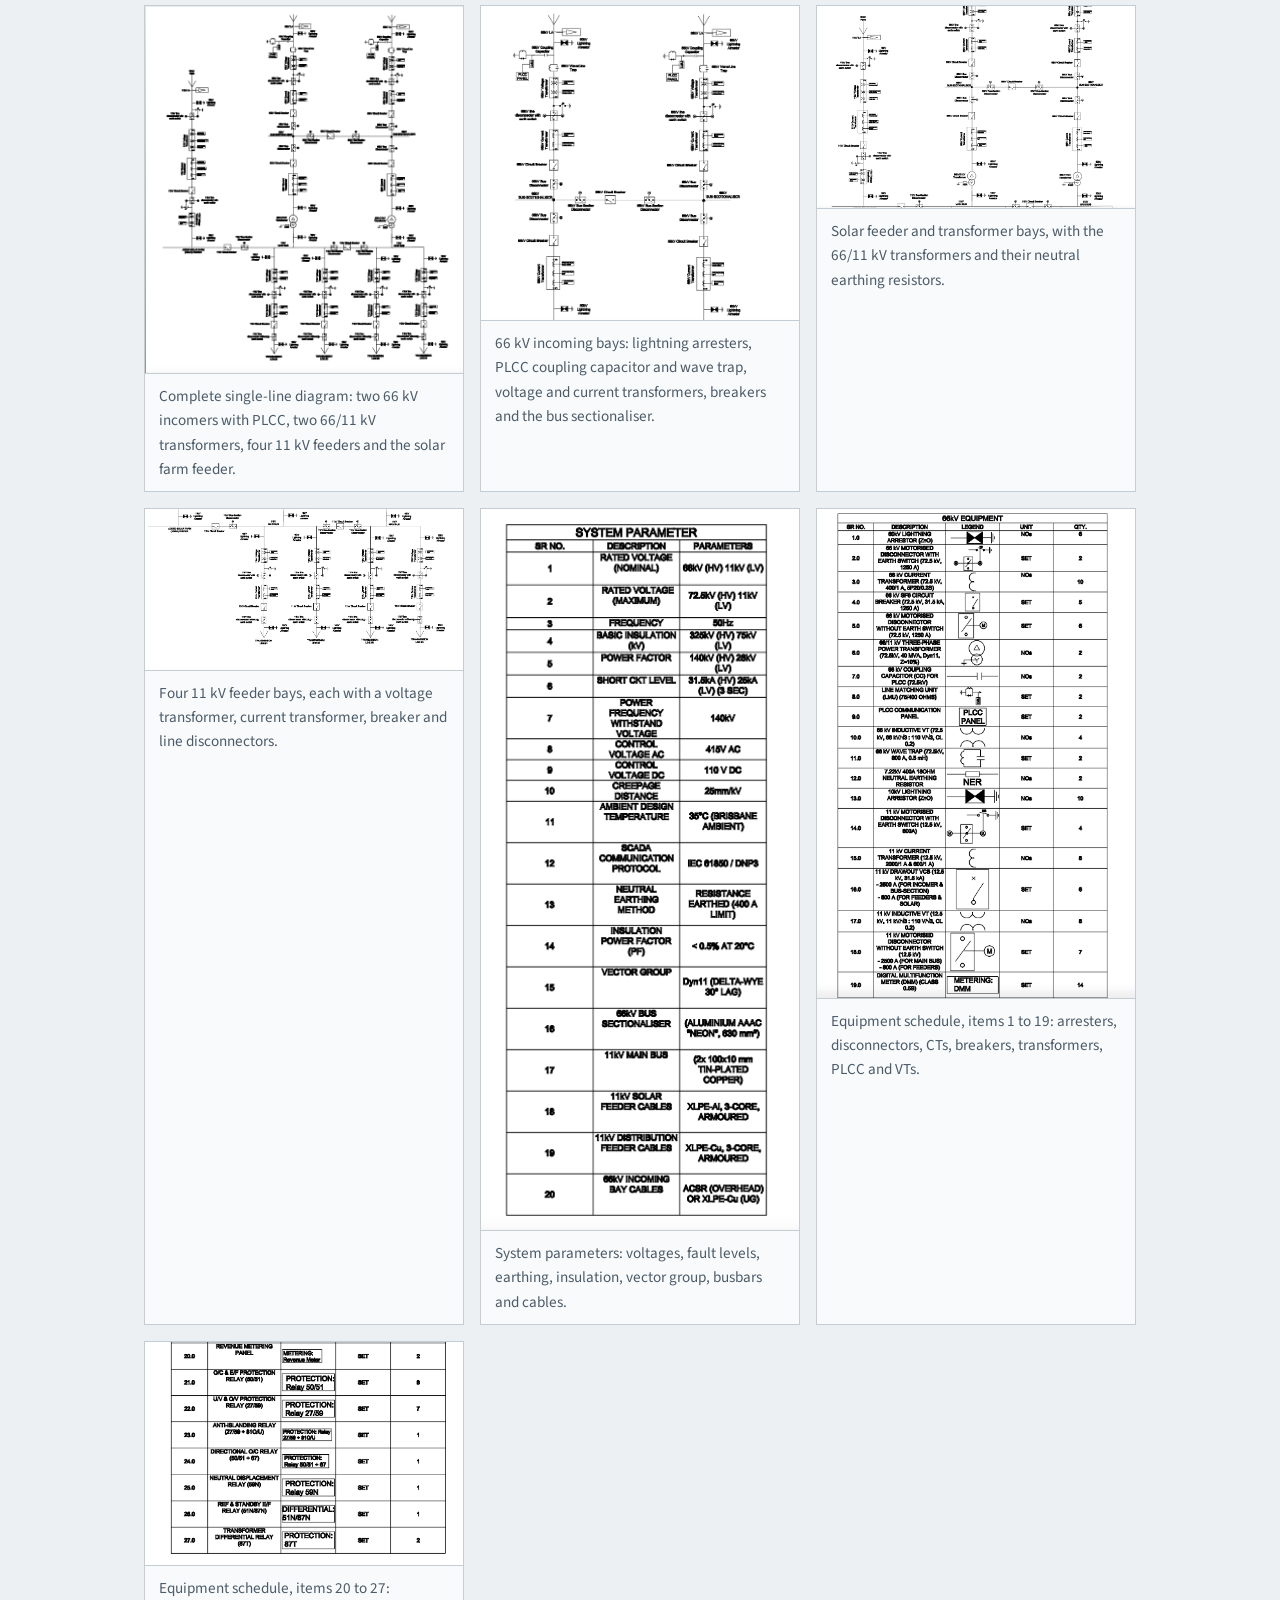
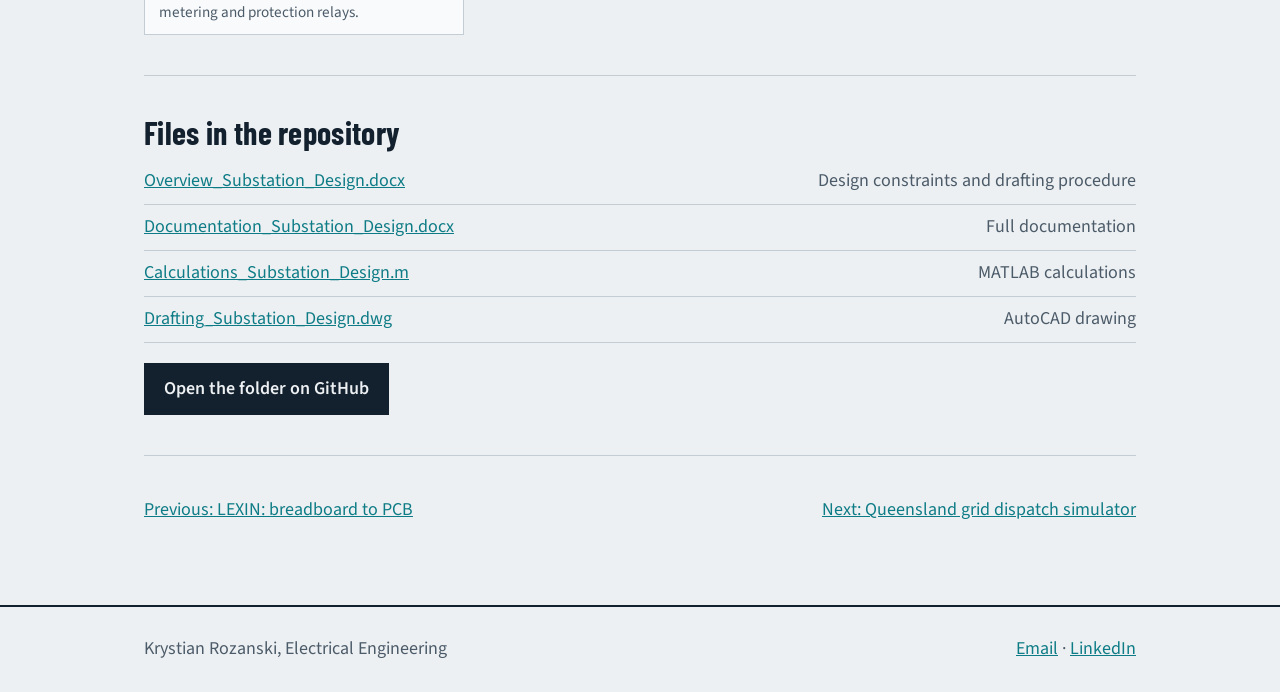
<file: docs/projects/substation.html>
<!doctype html><html lang="en"><head><meta charset="utf-8"><meta name="viewport" content="width=device-width,initial-scale=1"><title>66/11 kV receiving substation | Krystian Rozanski</title><meta name="description" content="Design package for a two-transformer distribution substation in Brisbane: load growth, fault levels, protection settings and a drafted single-line diagram."><link rel="preconnect" href="https://fonts.googleapis.com"><link rel="preconnect" href="https://fonts.gstatic.com" crossorigin><link href="https://fonts.googleapis.com/css2?family=Barlow+Condensed:wght@600;700&family=Source+Sans+3:wght@400;600&display=swap" rel="stylesheet"><link rel="stylesheet" href="../style.css"></head><body><header class="top"><div class="wrap"><a href="../index.html">Krystian Rozanski</a><nav><a href="../index.html#projects">Projects</a><a href="../index.html#skills">Skills</a><a href="../index.html#contact">Contact</a><a href="../index.html#more">Earlier work</a><a href="https://github.com/Krystian-ipynb/Portfolio">GitHub</a></nav></div></header><main><div class="wrap"><div class="ptitle"><a class="crumb" href="../index.html#projects">All projects</a><h1 style="margin-top:12px">66/11 kV receiving substation</h1><p>Design package for a two-transformer distribution substation in Brisbane: load growth, fault levels, protection settings and a drafted single-line diagram.</p><ul class="tags"><li>MATLAB</li><li>AutoCAD Electrical</li><li>IEC 60909</li><li>AS/NZS 2067</li></ul></div><div class="spec"><div><b>Focus</b>Power systems</div><div><b>Location</b>Brisbane, QLD</div><div><b>Year</b>2025</div><div><b>Transformers</b>2 × 40 MVA, Dyn11</div></div>
<section class="cols"><div class="prose"><h2>The problem</h2><p>A growing 11 kV load needs a new 66/11 kV substation that keeps every feeder supplied if one transformer is lost, fits an 80 m × 60 m site and meets Energex network connection requirements.</p></div><div class="prose"><h2>Worth knowing</h2><ul><li>66 kV bus-section breaker is normally open and closes automatically when a transformer is lost.</li><li>11 kV solar bus-section breaker is normally closed and opens on a solar trip (anti-islanding).</li><li>Vector group corrected to Dyn11 in Rev D.</li><li>Short-circuit rating of 31.5 kA at 66 kV and 25 kA at 11 kV for 3 seconds, with resistance earthing limited to 400 A.</li><li>A 27-item equipment schedule covering switchgear, instrument transformers, PLCC and protection relays (50/51, 27/59, 59N, 51N/87N, 87T).</li><li>Includes a 10 MW solar farm feeder, with SCADA over IEC 61850 and DNP3.</li><li>One MATLAB script runs 13 parts, from load analysis to the equipment schedule.</li></ul></div></section>
<section><div class="prose"><h2>How it works</h2><ul><li>Projected load over 20 years and sized two transformers so each can carry 100% of peak demand (N-1).</li><li>Calculated fault levels to IEC 60909 in per-unit with both transformers in parallel, then checked circuit breaker ratings against them.</li><li>Selected CT ratios, verified on-load tap changer voltage regulation, and sized the busbars (AS/NZS 2067) and four 11 kV feeders.</li><li>Wrote a protection settings schedule and sized the neutral earthing resistor.</li><li>Added PLCC equipment, a solar incomer with its own bus-section breaker, and drafted everything as a single-line diagram.</li></ul></div></section>
<section><h2>Images</h2><div class="gallery"><figure class="shot has" style="margin:0"><img src="../images/substation-sld-full.png" alt="Full single-line diagram of the 66/11 kV substation" loading="lazy"><figcaption>Complete single-line diagram: two 66 kV incomers with PLCC, two 66/11 kV transformers, four 11 kV feeders and the solar farm feeder.</figcaption></figure><figure class="shot has" style="margin:0"><img src="../images/substation-66kv-bays.png" alt="66 kV incoming bays on the single-line diagram" loading="lazy"><figcaption>66 kV incoming bays: lightning arresters, PLCC coupling capacitor and wave trap, voltage and current transformers, breakers and the bus sectionaliser.</figcaption></figure><figure class="shot has" style="margin:0"><img src="../images/substation-solar-transformers.png" alt="Solar feeder and transformer bays on the single-line diagram" loading="lazy"><figcaption>Solar feeder and transformer bays, with the 66/11 kV transformers and their neutral earthing resistors.</figcaption></figure><figure class="shot has" style="margin:0"><img src="../images/substation-11kv-feeders.png" alt="Four 11 kV feeder bays on the single-line diagram" loading="lazy"><figcaption>Four 11 kV feeder bays, each with a voltage transformer, current transformer, breaker and line disconnectors.</figcaption></figure><figure class="shot has" style="margin:0"><img src="../images/substation-system-parameters.png" alt="System parameter table for the substation" loading="lazy"><figcaption>System parameters: voltages, fault levels, earthing, insulation, vector group, busbars and cables.</figcaption></figure><figure class="shot has" style="margin:0"><img src="../images/substation-equipment-1.png" alt="Equipment schedule, items 1 to 19" loading="lazy"><figcaption>Equipment schedule, items 1 to 19: arresters, disconnectors, CTs, breakers, transformers, PLCC and VTs.</figcaption></figure><figure class="shot has" style="margin:0"><img src="../images/substation-equipment-2.png" alt="Equipment schedule, items 20 to 27" loading="lazy"><figcaption>Equipment schedule, items 20 to 27: metering and protection relays.</figcaption></figure></div></section>
<section><h2>Files in the repository</h2><table class="files"><tr><td><a href="https://github.com/Krystian-ipynb/Portfolio/tree/main/Receiving-Substation-Project/Overview_Substation_Design.docx">Overview_Substation_Design.docx</a></td><td>Design constraints and drafting procedure</td></tr><tr><td><a href="https://github.com/Krystian-ipynb/Portfolio/tree/main/Receiving-Substation-Project/Documentation_Substation_Design.docx">Documentation_Substation_Design.docx</a></td><td>Full documentation</td></tr><tr><td><a href="https://github.com/Krystian-ipynb/Portfolio/tree/main/Receiving-Substation-Project/Calculations_Substation_Design.m">Calculations_Substation_Design.m</a></td><td>MATLAB calculations</td></tr><tr><td><a href="https://github.com/Krystian-ipynb/Portfolio/tree/main/Receiving-Substation-Project/Drafting_Substation_Design.dwg">Drafting_Substation_Design.dwg</a></td><td>AutoCAD drawing</td></tr></table><div class="btns" style="display:flex;gap:12px;flex-wrap:wrap;margin-top:20px"><a class="btn primary" href="https://github.com/Krystian-ipynb/Portfolio/tree/main/Receiving-Substation-Project">Open the folder on GitHub</a></div></section>
<section class="pn"><a href="lexin-pcb.html">Previous: LEXIN: breadboard to PCB</a><a href="aemo-dispatch.html">Next: Queensland grid dispatch simulator</a></section></div></main><footer><div class="wrap"><span>Krystian Rozanski, Electrical Engineering</span><span><a href="mailto:krystianrozanski@hotmail.com">Email</a> · <a href="https://www.linkedin.com/in/krystian-rozanski-643a70262/">LinkedIn</a></span></div></footer></body></html>
</file>
<file: docs/style.css>
:root{--paper:#EDF0F2;--card:#F8FAFB;--ink:#13212E;--muted:#4C5B69;--line:#C5CDD4;--teal:#0E7C86;--amber:#B7791F;--navy:#2B4A6F}
@media (prefers-color-scheme:dark){:root{--paper:#0F1A24;--card:#15232F;--ink:#E6ECF1;--muted:#9AAAB8;--line:#2A3A49;--teal:#4FC1CC;--amber:#E0A93B;--navy:#7FA7D6}}
*{box-sizing:border-box}
html{scroll-behavior:smooth}
body{margin:0;background:var(--paper);color:var(--ink);font:18px/1.6 "Source Sans 3",system-ui,-apple-system,"Segoe UI",sans-serif}
a{color:var(--teal)}a:focus-visible,button:focus-visible{outline:3px solid var(--amber);outline-offset:2px}
.wrap{max-width:1040px;margin:0 auto;padding:0 24px}
h1,h2,h3{font-family:"Barlow Condensed","Arial Narrow",Impact,sans-serif;line-height:1.05;margin:0;font-weight:700;letter-spacing:.01em}
h1{font-size:clamp(2.8rem,8vw,5.2rem)}h2{font-size:2rem;margin-bottom:.6rem}h3{font-size:1.5rem}
header.top{border-bottom:2px solid var(--ink)}
header.top .wrap{display:flex;justify-content:space-between;align-items:center;padding-top:14px;padding-bottom:14px;gap:16px;flex-wrap:wrap}
header.top a{color:var(--ink);text-decoration:none;font-weight:600}
nav a{margin-left:20px}
.hero{display:grid;grid-template-columns:1.1fr .9fr;gap:40px;align-items:center;padding:56px 0 48px}
.hero p{max-width:34em;color:var(--muted);font-size:1.15rem}
.hero .btns{display:flex;gap:12px;flex-wrap:wrap;margin-top:24px}
.btn{display:inline-block;padding:10px 18px;border:2px solid var(--ink);color:var(--ink);text-decoration:none;font-weight:600}
.btn.primary{background:var(--ink);color:var(--paper)}
.sld{width:100%;height:auto;color:var(--ink)}
.sld .bus{stroke:currentColor;stroke-width:4;fill:none}
.sld .ln{stroke:currentColor;stroke-width:2;fill:none}
.sld .eq{stroke:currentColor;stroke-width:2;fill:var(--paper)}
.sld .sun{stroke:var(--amber);stroke-width:2;fill:none}
.sld .feed{fill:var(--teal)}
.sld text{font:600 13px "Barlow Condensed",Arial,sans-serif;fill:var(--muted);letter-spacing:.04em}
section{padding:40px 0;border-top:1px solid var(--line)}
.filters{display:flex;gap:8px;flex-wrap:wrap;margin:16px 0 24px}
.filters button{font:inherit;font-weight:600;padding:6px 14px;border:2px solid var(--line);background:transparent;color:var(--ink);cursor:pointer}
.filters button[aria-pressed=true]{border-color:var(--ink);background:var(--ink);color:var(--paper)}
.grid{display:grid;grid-template-columns:repeat(2,1fr);gap:24px}
.card{background:var(--card);border:1px solid var(--line);border-left:6px solid var(--navy);display:flex;flex-direction:column;color:inherit;text-decoration:none}
.card.power{border-left-color:var(--teal)}.card.embedded{border-left-color:var(--amber)}
.card.feature{grid-column:1/-1;flex-direction:row}
.card.feature .thumb{flex:0 0 46%;aspect-ratio:auto;min-height:260px}
.card:hover h3{text-decoration:underline}
.card .body{padding:20px 22px 22px;display:flex;flex-direction:column;gap:10px;flex:1}
.card p{margin:0;color:var(--muted)}
.card[hidden]{display:none}
.thumb,.shot{position:relative;aspect-ratio:16/9;background:var(--paper);background-image:linear-gradient(var(--line) 1px,transparent 1px),linear-gradient(90deg,var(--line) 1px,transparent 1px);background-size:24px 24px;overflow:hidden;border-bottom:1px solid var(--line)}
.thumb::after,.shot.missing::after{content:attr(data-label);position:absolute;left:12px;bottom:10px;font:600 1.1rem "Barlow Condensed",Arial,sans-serif;color:var(--muted)}
.thumb img,.shot img{position:absolute;inset:0;width:100%;height:100%;object-fit:cover}
.shot.missing img{display:none}
.tags{display:flex;gap:6px;flex-wrap:wrap;margin:0;padding:0;list-style:none}
.tags li{font-size:.85rem;font-weight:600;padding:2px 9px;border:1px solid var(--line);color:var(--ink)}
.more{columns:2;gap:32px;padding-left:1.1em}.more li{break-inside:avoid;margin-bottom:6px}
footer{border-top:2px solid var(--ink);margin-top:40px;padding:28px 0;color:var(--muted)}
footer .wrap{display:flex;justify-content:space-between;gap:16px;flex-wrap:wrap}
/* project pages */
.ptitle{padding:48px 0 24px}.ptitle p{max-width:38em;font-size:1.2rem;color:var(--muted)}
.crumb{font-weight:600;text-decoration:none}
.spec{display:grid;grid-template-columns:repeat(auto-fit,minmax(180px,1fr));border:2px solid var(--ink);margin:8px 0 8px}
.spec div{padding:10px 14px;border-right:1px solid var(--line)}.spec div:last-child{border-right:0}
.spec b{display:block;font-size:.85rem;color:var(--muted);font-weight:600}
.cols{display:grid;grid-template-columns:1fr 1fr;gap:40px}
.prose{max-width:40em}.prose li{margin-bottom:8px}
.files{width:100%;border-collapse:collapse}.files td{padding:8px 0;border-bottom:1px solid var(--line)}.files td:last-child{text-align:right;color:var(--muted)}
.gallery{display:grid;grid-template-columns:repeat(auto-fit,minmax(280px,1fr));gap:16px}
.shot{border:1px solid var(--line)}
.pn{display:flex;justify-content:space-between;gap:16px;flex-wrap:wrap}
@media (max-width:760px){.hero,.cols,.grid{grid-template-columns:1fr}.card.feature{flex-direction:column}.card.feature .thumb{min-height:0;aspect-ratio:16/9}.more{columns:1}.spec div{border-right:0;border-bottom:1px solid var(--line)}}
@media (prefers-reduced-motion:reduce){html{scroll-behavior:auto}}
.shot.has{aspect-ratio:auto;background:var(--card);background-image:none}
.shot.has img{position:static;height:auto;display:block}
.shot figcaption{padding:10px 14px;font-size:.95rem;color:var(--muted);border-top:1px solid var(--line)}
.gallery .shot.has:first-child:nth-last-child(odd){}
.skills{display:grid;grid-template-columns:repeat(2,1fr);gap:28px 40px;margin-top:20px}
.skills h3 a{color:var(--ink);text-decoration-color:var(--teal);text-underline-offset:4px}
.skills ul{margin:8px 0 0;padding-left:1.1em}.skills li{margin-bottom:4px}
@media (max-width:760px){.skills{grid-template-columns:1fr}}
</file>
